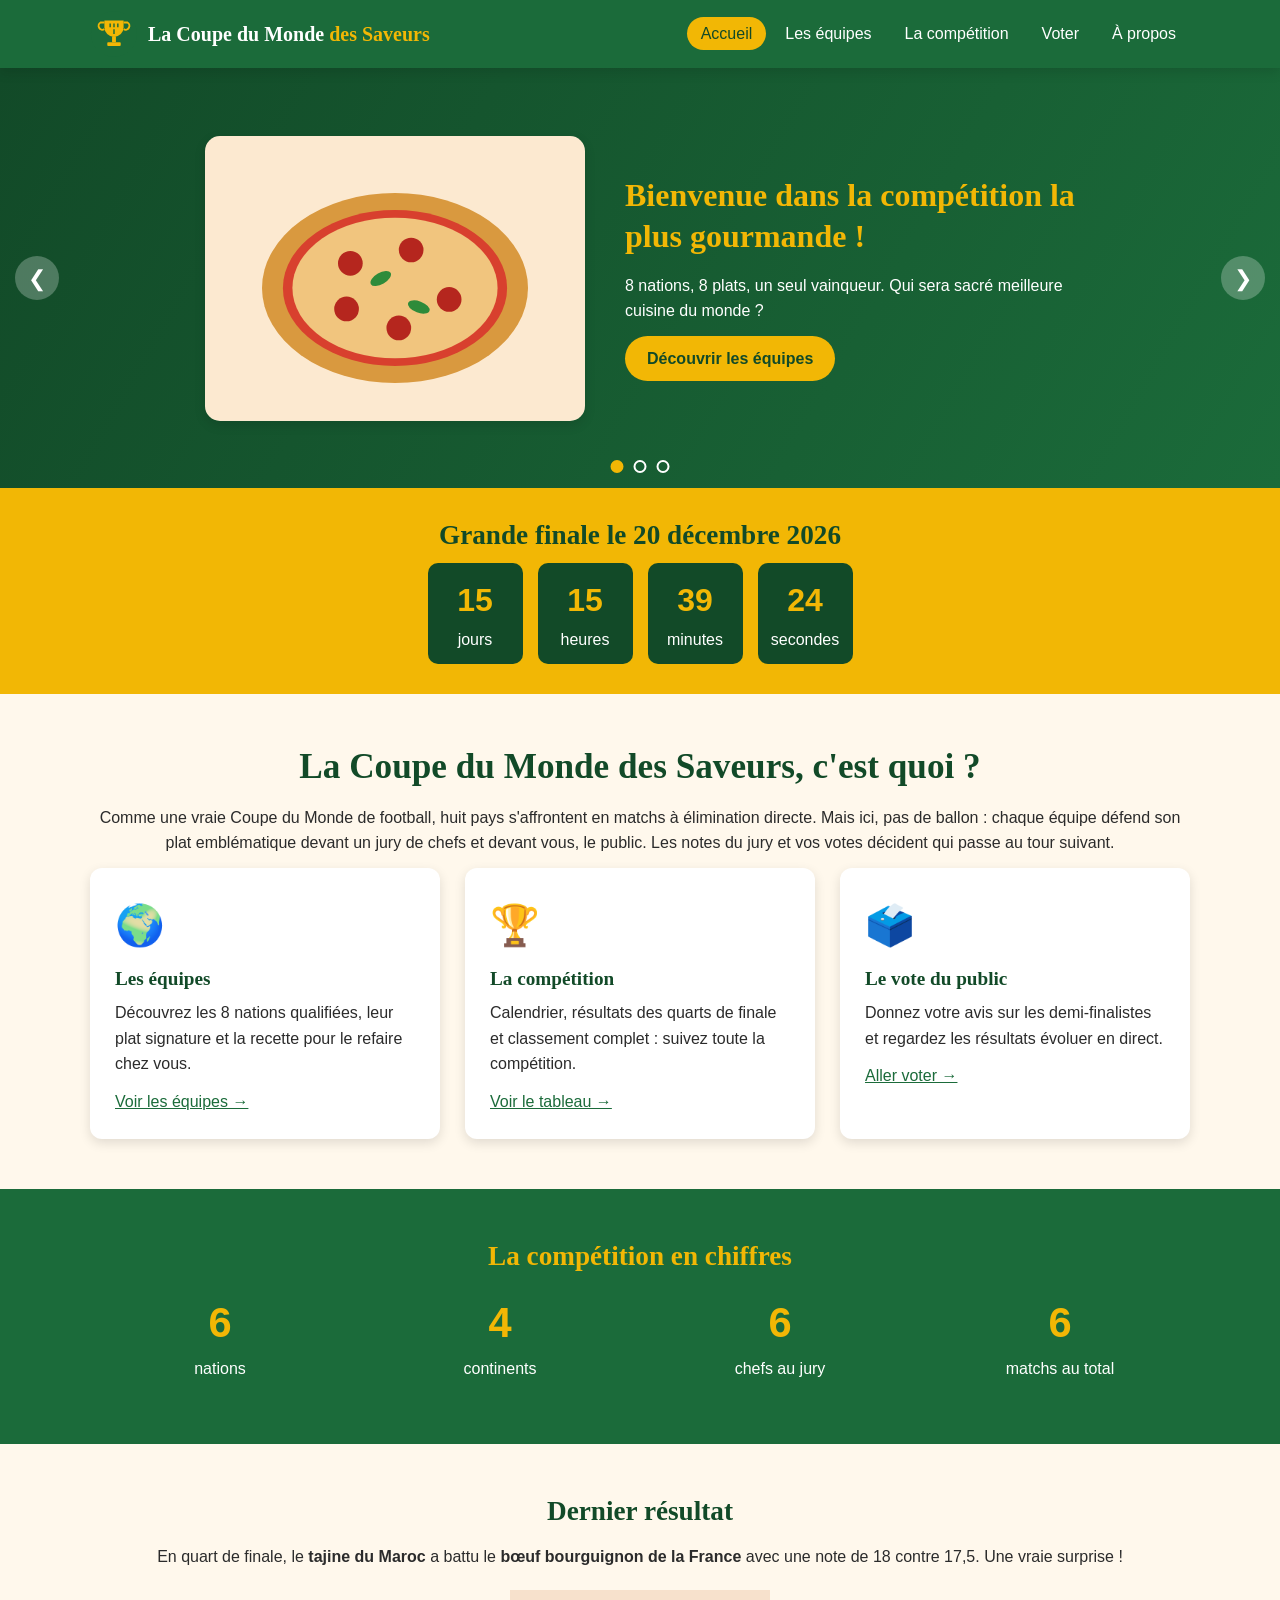
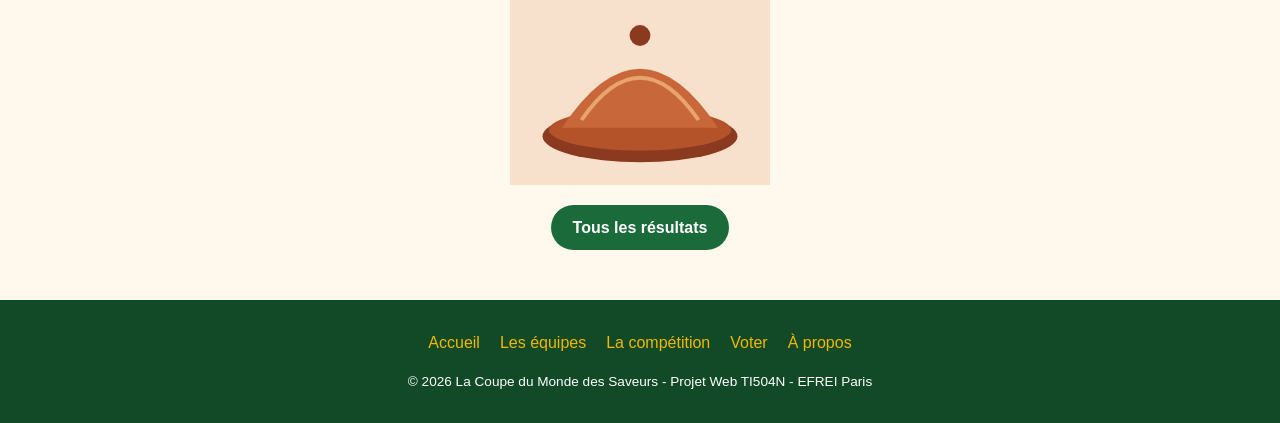
<file: index.html>
<!DOCTYPE html>
<html lang="fr">
<head>
    <meta charset="UTF-8">
    <meta name="viewport" content="width=device-width, initial-scale=1.0">
    <meta name="description" content="La Coupe du Monde des Saveurs : 8 gastronomies s'affrontent pour le titre de meilleure cuisine du monde.">
    <title>Accueil - La Coupe du Monde des Saveurs</title>
    <link rel="icon" href="img/logo.svg" type="image/svg+xml">
    <link rel="stylesheet" href="css/style.css">
    <script src="js/main.js" defer></script>
    <script src="js/accueil.js" defer></script>
</head>
<body>

    <header class="entete">
        <div class="conteneur entete-contenu">
            <a href="index.html" class="logo">
                <img src="img/logo.svg" alt="Logo de la Coupe du Monde des Saveurs" width="48" height="48">
                <p class="titre-site">La Coupe du Monde <span>des Saveurs</span></p>
            </a>
            <button class="burger" id="burger" aria-label="Ouvrir le menu" aria-expanded="false">
                <span></span><span></span><span></span>
            </button>
            <nav class="nav-principale" id="nav-principale">
                <ul>
                    <li><a href="index.html" class="actif">Accueil</a></li>
                    <li><a href="pages/equipes.html">Les équipes</a></li>
                    <li><a href="pages/competition.html">La compétition</a></li>
                    <li><a href="pages/vote.html">Voter</a></li>
                    <li><a href="pages/a-propos.html">À propos</a></li>
                </ul>
            </nav>
        </div>
    </header>

    <main>
        <!-- Carrousel -->
        <div class="carrousel" id="carrousel">
            <div class="slide slide-1 active">
                <img src="img/plats/pizza.svg" alt="Illustration d'une pizza napolitaine" width="400" height="300">
                <div class="slide-texte">
                    <h2>Bienvenue dans la compétition la plus gourmande !</h2>
                    <p>8 nations, 8 plats, un seul vainqueur. Qui sera sacré meilleure cuisine du monde ?</p>
                    <a href="pages/equipes.html" class="bouton">Découvrir les équipes</a>
                </div>
            </div>
            <div class="slide slide-2">
                <img src="img/plats/tajine.svg" alt="Illustration d'un tajine marocain" width="400" height="300">
                <div class="slide-texte">
                    <h2>Les demi-finales approchent</h2>
                    <p>Italie contre Maroc, Japon contre Thaïlande : les chocs sont lancés.</p>
                    <a href="pages/competition.html" class="bouton">Voir le tableau</a>
                </div>
            </div>
            <div class="slide slide-3">
                <img src="img/plats/sushi.svg" alt="Illustration de sushis japonais" width="400" height="300">
                <div class="slide-texte">
                    <h2>C'est vous le jury !</h2>
                    <p>Votez pour votre plat préféré, votre voix compte pour la note finale.</p>
                    <a href="pages/vote.html" class="bouton">Je vote</a>
                </div>
            </div>

            <button class="carrousel-fleche precedent" id="precedent" aria-label="Image précédente">&#10094;</button>
            <button class="carrousel-fleche suivant" id="suivant" aria-label="Image suivante">&#10095;</button>
            <div class="points" id="points">
                <button class="point actif" aria-label="Aller à l'image 1"></button>
                <button class="point" aria-label="Aller à l'image 2"></button>
                <button class="point" aria-label="Aller à l'image 3"></button>
            </div>
        </div>

        <!-- Compte à rebours -->
        <section class="rebours">
            <div class="conteneur">
                <h2>Grande finale le 20 décembre 2026</h2>
                <div class="rebours-cases" id="rebours">
                    <div class="case"><span id="jours">00</span>jours</div>
                    <div class="case"><span id="heures">00</span>heures</div>
                    <div class="case"><span id="minutes">00</span>minutes</div>
                    <div class="case"><span id="secondes">00</span>secondes</div>
                </div>
            </div>
        </section>

        <!-- Présentation -->
        <section>
            <div class="conteneur">
                <h1 class="centre">La Coupe du Monde des Saveurs, c'est quoi ?</h1>
                <p class="centre">
                    Comme une vraie Coupe du Monde de football, huit pays s'affrontent en matchs à élimination directe.
                    Mais ici, pas de ballon : chaque équipe défend son plat emblématique devant un jury de chefs
                    et devant vous, le public. Les notes du jury et vos votes décident qui passe au tour suivant.
                </p>

                <div class="grille">
                    <article class="carte apparition">
                        <p class="icone">🌍</p>
                        <h3>Les équipes</h3>
                        <p>Découvrez les 8 nations qualifiées, leur plat signature et la recette pour le refaire chez vous.</p>
                        <a href="pages/equipes.html">Voir les équipes &rarr;</a>
                    </article>
                    <article class="carte apparition">
                        <p class="icone">🏆</p>
                        <h3>La compétition</h3>
                        <p>Calendrier, résultats des quarts de finale et classement complet : suivez toute la compétition.</p>
                        <a href="pages/competition.html">Voir le tableau &rarr;</a>
                    </article>
                    <article class="carte apparition">
                        <p class="icone">🗳️</p>
                        <h3>Le vote du public</h3>
                        <p>Donnez votre avis sur les demi-finalistes et regardez les résultats évoluer en direct.</p>
                        <a href="pages/vote.html">Aller voter &rarr;</a>
                    </article>
                </div>
            </div>
        </section>

        <!-- Chiffres clés -->
        <section class="chiffres">
            <div class="conteneur">
                <h2 class="centre">La compétition en chiffres</h2>
                <div class="chiffres-liste">
                    <p><span class="chiffre" data-cible="8">0</span>nations</p>
                    <p><span class="chiffre" data-cible="4">0</span>continents</p>
                    <p><span class="chiffre" data-cible="12">0</span>chefs au jury</p>
                    <p><span class="chiffre" data-cible="7">0</span>matchs au total</p>
                </div>
            </div>
        </section>

        <!-- Dernier résultat -->
        <section>
            <div class="conteneur centre">
                <h2>Dernier résultat</h2>
                <p>
                    En quart de finale, le <strong>tajine du Maroc</strong> a battu le <strong>bœuf bourguignon de la France</strong>
                    avec une note de 18 contre 17,5. Une vraie surprise !
                </p>
                <img src="img/plats/tajine.svg" alt="Le tajine marocain, vainqueur surprise" width="400" height="300" class="image-resultat rebond">
                <a href="pages/competition.html" class="bouton bouton-vert">Tous les résultats</a>
            </div>
        </section>
    </main>

    <footer class="pied">
        <div class="conteneur">
            <nav aria-label="Navigation du bas de page">
                <ul>
                    <li><a href="index.html">Accueil</a></li>
                    <li><a href="pages/equipes.html">Les équipes</a></li>
                    <li><a href="pages/competition.html">La compétition</a></li>
                    <li><a href="pages/vote.html">Voter</a></li>
                    <li><a href="pages/a-propos.html">À propos</a></li>
                </ul>
            </nav>
            <p>&copy; 2026 La Coupe du Monde des Saveurs - Projet Web TI504N - EFREI Paris</p>
        </div>
    </footer>

    <button class="haut" id="haut" aria-label="Revenir en haut de la page">&uarr;</button>

</body>
</html>
</file>
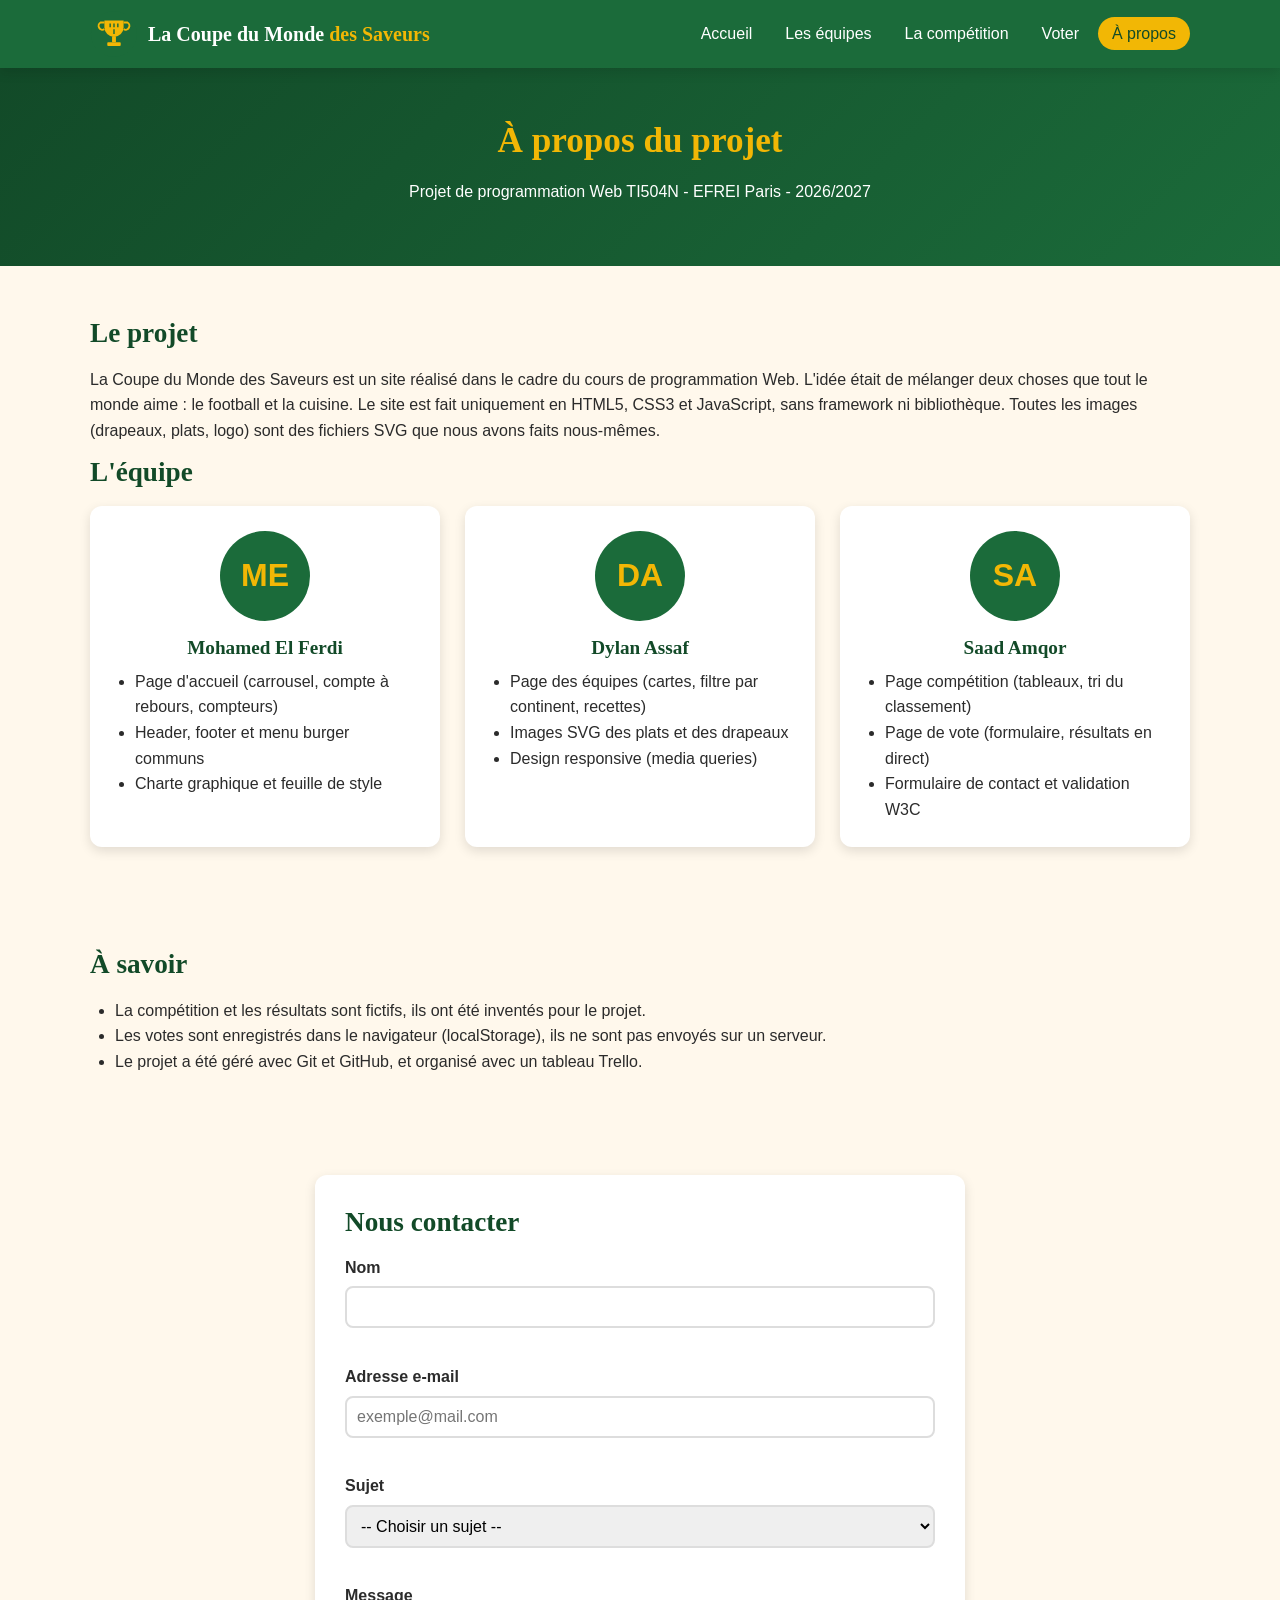
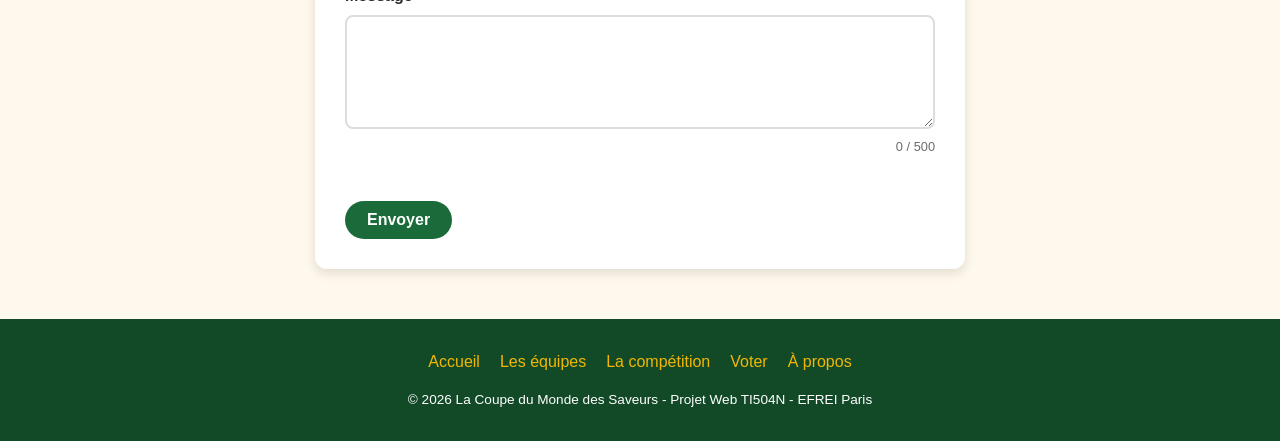
<file: pages/a-propos.html>
<!DOCTYPE html>
<html lang="fr">
<head>
    <meta charset="UTF-8">
    <meta name="viewport" content="width=device-width, initial-scale=1.0">
    <meta name="description" content="L'équipe du projet La Coupe du Monde des Saveurs et formulaire de contact.">
    <title>À propos - La Coupe du Monde des Saveurs</title>
    <link rel="icon" href="../img/logo.svg" type="image/svg+xml">
    <link rel="stylesheet" href="../css/style.css">
    <script src="../js/main.js" defer></script>
    <script src="../js/contact.js" defer></script>
</head>
<body>

    <header class="entete">
        <div class="conteneur entete-contenu">
            <a href="../index.html" class="logo">
                <img src="../img/logo.svg" alt="Logo de la Coupe du Monde des Saveurs" width="48" height="48">
                <p class="titre-site">La Coupe du Monde <span>des Saveurs</span></p>
            </a>
            <button class="burger" id="burger" aria-label="Ouvrir le menu" aria-expanded="false">
                <span></span><span></span><span></span>
            </button>
            <nav class="nav-principale" id="nav-principale">
                <ul>
                    <li><a href="../index.html">Accueil</a></li>
                    <li><a href="equipes.html">Les équipes</a></li>
                    <li><a href="competition.html">La compétition</a></li>
                    <li><a href="vote.html">Voter</a></li>
                    <li><a href="a-propos.html" class="actif">À propos</a></li>
                </ul>
            </nav>
        </div>
    </header>

    <main>

        <section class="banniere">
            <div class="conteneur">
                <h1>À propos du projet</h1>
                <p>Projet de programmation Web TI504N - EFREI Paris - 2026/2027</p>
            </div>
        </section>

        <section>
            <div class="conteneur">
                <h2>Le projet</h2>
                <p>
                    La Coupe du Monde des Saveurs est un site réalisé dans le cadre du cours de programmation Web.
                    L'idée était de mélanger deux choses que tout le monde aime : le football et la cuisine.
                    Le site est fait uniquement en HTML5, CSS3 et JavaScript, sans framework ni bibliothèque.
                    Toutes les images (drapeaux, plats, logo) sont des fichiers SVG que nous avons faits nous-mêmes.
                </p>

                <h2>L'équipe</h2>
                <div class="grille">
                    <article class="carte membre apparition">
                        <p class="avatar">ME</p>
                        <h3>Mohamed El Ferdi</h3>
                        <ul>
                            <li>Page d'accueil (carrousel, compte à rebours, compteurs)</li>
                            <li>Header, footer et menu burger communs</li>
                            <li>Charte graphique et feuille de style</li>
                        </ul>
                    </article>
                    <article class="carte membre apparition">
                        <p class="avatar">DA</p>
                        <h3>Dylan Assaf</h3>
                        <ul>
                            <li>Page des équipes (cartes, filtre par continent, recettes)</li>
                            <li>Images SVG des plats et des drapeaux</li>
                            <li>Design responsive (media queries)</li>
                        </ul>
                    </article>
                    <article class="carte membre apparition">
                        <p class="avatar">SA</p>
                        <h3>Saad Amqor</h3>
                        <ul>
                            <li>Page compétition (tableaux, tri du classement)</li>
                            <li>Page de vote (formulaire, résultats en direct)</li>
                            <li>Formulaire de contact et validation W3C</li>
                        </ul>
                    </article>
                </div>
            </div>
        </section>

        <section>
            <div class="conteneur">
                <h2>À savoir</h2>
                <ul class="liste-infos">
                    <li>La compétition et les résultats sont fictifs, ils ont été inventés pour le projet.</li>
                    <li>Les votes sont enregistrés dans le navigateur (localStorage), ils ne sont pas envoyés sur un serveur.</li>
                    <li>Le projet a été géré avec Git et GitHub, et organisé avec un tableau Trello.</li>
                </ul>
            </div>
        </section>

        <section>
            <div class="conteneur">
                <form class="formulaire" id="form-contact" novalidate>
                    <h2>Nous contacter</h2>

                    <div class="champ">
                        <label for="nom">Nom</label>
                        <input type="text" id="nom" name="nom">
                        <p class="message-erreur" id="erreur-nom"></p>
                    </div>

                    <div class="champ">
                        <label for="email">Adresse e-mail</label>
                        <input type="email" id="email" name="email" placeholder="exemple@mail.com">
                        <p class="message-erreur" id="erreur-email"></p>
                    </div>

                    <div class="champ">
                        <label for="sujet">Sujet</label>
                        <select id="sujet" name="sujet">
                            <option value="">-- Choisir un sujet --</option>
                            <option value="question">Une question</option>
                            <option value="pays">Proposer un pays</option>
                            <option value="bug">Signaler un problème</option>
                        </select>
                        <p class="message-erreur" id="erreur-sujet"></p>
                    </div>

                    <div class="champ">
                        <label for="message">Message</label>
                        <textarea id="message" name="message" rows="5" maxlength="500"></textarea>
                        <p class="compteur" id="compteur">0 / 500</p>
                        <p class="message-erreur" id="erreur-message"></p>
                    </div>

                    <button type="submit" class="bouton bouton-vert">Envoyer</button>
                    <div class="message-succes" id="succes-contact"></div>
                </form>
            </div>
        </section>
    </main>

    <footer class="pied">
        <div class="conteneur">
            <nav aria-label="Navigation du bas de page">
                <ul>
                    <li><a href="../index.html">Accueil</a></li>
                    <li><a href="equipes.html">Les équipes</a></li>
                    <li><a href="competition.html">La compétition</a></li>
                    <li><a href="vote.html">Voter</a></li>
                    <li><a href="a-propos.html">À propos</a></li>
                </ul>
            </nav>
            <p>&copy; 2026 La Coupe du Monde des Saveurs - Projet Web TI504N - EFREI Paris</p>
        </div>
    </footer>

    <button class="haut" id="haut" aria-label="Revenir en haut de la page">&uarr;</button>

</body>
</html>
</file>
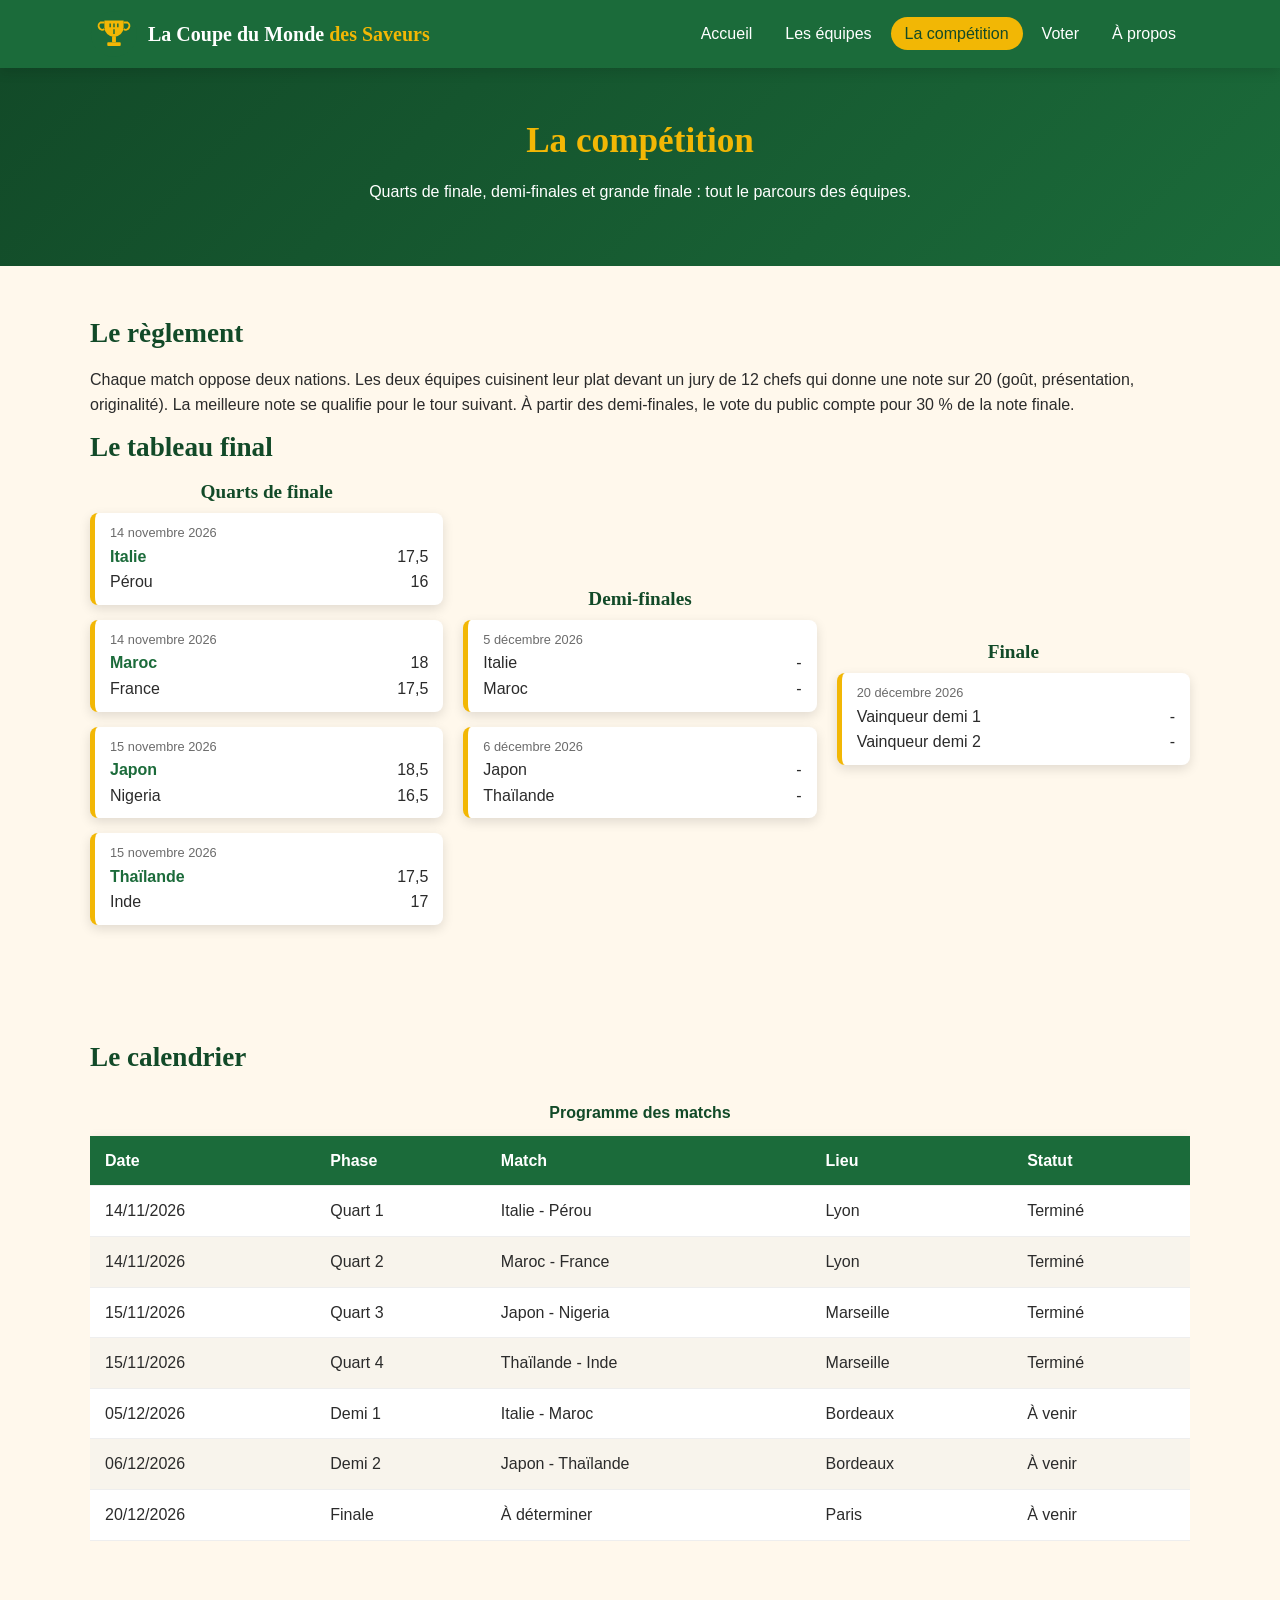
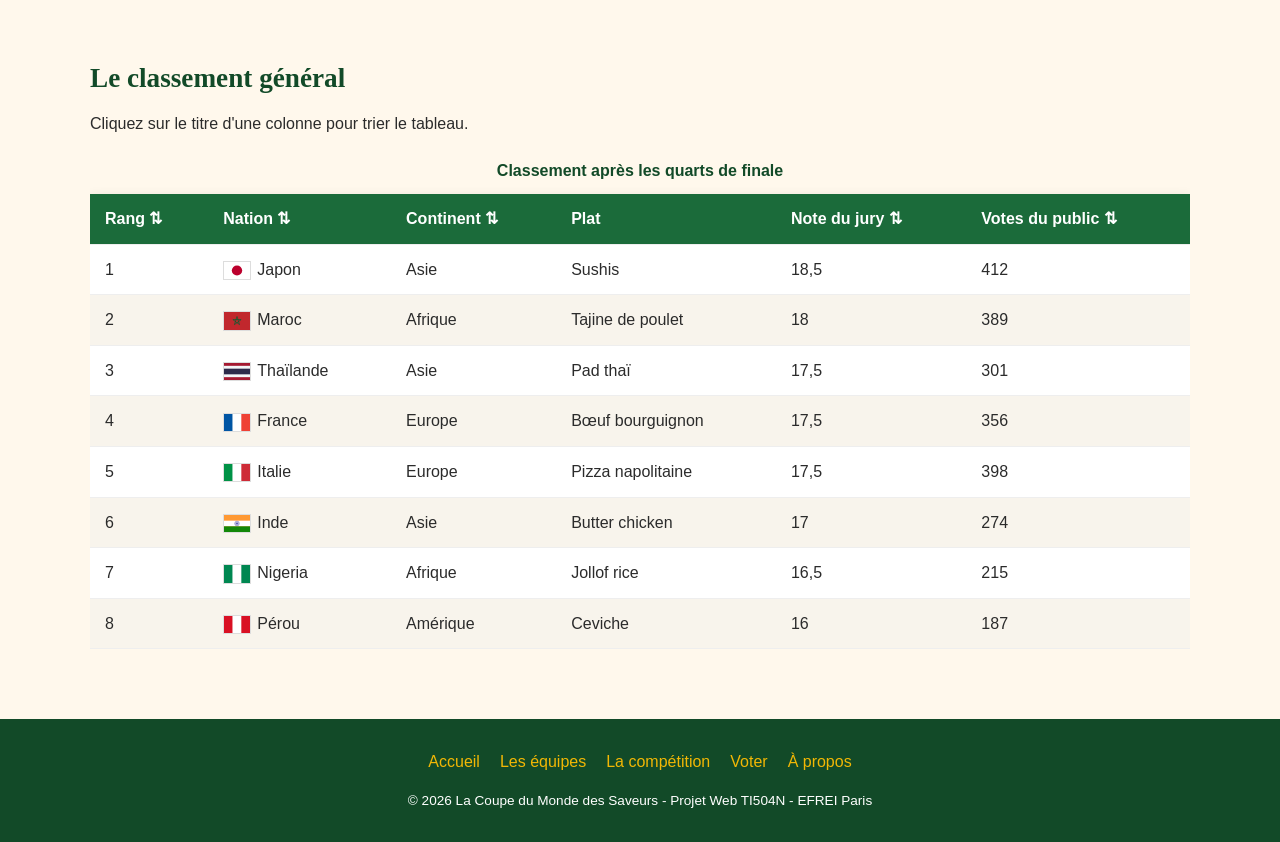
<file: pages/competition.html>
<!DOCTYPE html>
<html lang="fr">
<head>
    <meta charset="UTF-8">
    <meta name="viewport" content="width=device-width, initial-scale=1.0">
    <meta name="description" content="Calendrier, résultats et classement de la Coupe du Monde des Saveurs.">
    <title>La compétition - La Coupe du Monde des Saveurs</title>
    <link rel="icon" href="../img/logo.svg" type="image/svg+xml">
    <link rel="stylesheet" href="../css/style.css">
    <script src="../js/main.js" defer></script>
    <script src="../js/competition.js" defer></script>
</head>
<body>

    <header class="entete">
        <div class="conteneur entete-contenu">
            <a href="../index.html" class="logo">
                <img src="../img/logo.svg" alt="Logo de la Coupe du Monde des Saveurs" width="48" height="48">
                <p class="titre-site">La Coupe du Monde <span>des Saveurs</span></p>
            </a>
            <button class="burger" id="burger" aria-label="Ouvrir le menu" aria-expanded="false">
                <span></span><span></span><span></span>
            </button>
            <nav class="nav-principale" id="nav-principale">
                <ul>
                    <li><a href="../index.html">Accueil</a></li>
                    <li><a href="equipes.html">Les équipes</a></li>
                    <li><a href="competition.html" class="actif">La compétition</a></li>
                    <li><a href="vote.html">Voter</a></li>
                    <li><a href="a-propos.html">À propos</a></li>
                </ul>
            </nav>
        </div>
    </header>

    <main>

        <section class="banniere">
            <div class="conteneur">
                <h1>La compétition</h1>
                <p>Quarts de finale, demi-finales et grande finale : tout le parcours des équipes.</p>
            </div>
        </section>

        <section>
            <div class="conteneur">
                <h2>Le règlement</h2>
                <p>
                    Chaque match oppose deux nations. Les deux équipes cuisinent leur plat devant un jury de 12 chefs
                    qui donne une note sur 20 (goût, présentation, originalité). La meilleure note se qualifie pour le tour suivant.
                    À partir des demi-finales, le vote du public compte pour 30 % de la note finale.
                </p>

                <h2>Le tableau final</h2>
                <div class="tableau-final">
                    <div class="tour">
                        <h3>Quarts de finale</h3>
                        <div class="match">
                            <p class="date">14 novembre 2026</p>
                            <p><span class="gagnant">Italie</span><span>17,5</span></p>
                            <p><span>Pérou</span><span>16</span></p>
                        </div>
                        <div class="match">
                            <p class="date">14 novembre 2026</p>
                            <p><span class="gagnant">Maroc</span><span>18</span></p>
                            <p><span>France</span><span>17,5</span></p>
                        </div>
                        <div class="match">
                            <p class="date">15 novembre 2026</p>
                            <p><span class="gagnant">Japon</span><span>18,5</span></p>
                            <p><span>Nigeria</span><span>16,5</span></p>
                        </div>
                        <div class="match">
                            <p class="date">15 novembre 2026</p>
                            <p><span class="gagnant">Thaïlande</span><span>17,5</span></p>
                            <p><span>Inde</span><span>17</span></p>
                        </div>
                    </div>
                    <div class="tour">
                        <h3>Demi-finales</h3>
                        <div class="match">
                            <p class="date">5 décembre 2026</p>
                            <p><span>Italie</span><span>-</span></p>
                            <p><span>Maroc</span><span>-</span></p>
                        </div>
                        <div class="match">
                            <p class="date">6 décembre 2026</p>
                            <p><span>Japon</span><span>-</span></p>
                            <p><span>Thaïlande</span><span>-</span></p>
                        </div>
                    </div>
                    <div class="tour">
                        <h3>Finale</h3>
                        <div class="match">
                            <p class="date">20 décembre 2026</p>
                            <p><span>Vainqueur demi 1</span><span>-</span></p>
                            <p><span>Vainqueur demi 2</span><span>-</span></p>
                        </div>
                    </div>
                </div>
            </div>
        </section>

        <section>
            <div class="conteneur">
                <h2>Le calendrier</h2>
                <div class="tableau-conteneur">
                    <table>
                        <caption>Programme des matchs</caption>
                        <thead>
                            <tr>
                                <th scope="col">Date</th>
                                <th scope="col">Phase</th>
                                <th scope="col">Match</th>
                                <th scope="col">Lieu</th>
                                <th scope="col">Statut</th>
                            </tr>
                        </thead>
                        <tbody>
                            <tr><td>14/11/2026</td><td>Quart 1</td><td>Italie - Pérou</td><td>Lyon</td><td>Terminé</td></tr>
                            <tr><td>14/11/2026</td><td>Quart 2</td><td>Maroc - France</td><td>Lyon</td><td>Terminé</td></tr>
                            <tr><td>15/11/2026</td><td>Quart 3</td><td>Japon - Nigeria</td><td>Marseille</td><td>Terminé</td></tr>
                            <tr><td>15/11/2026</td><td>Quart 4</td><td>Thaïlande - Inde</td><td>Marseille</td><td>Terminé</td></tr>
                            <tr><td>05/12/2026</td><td>Demi 1</td><td>Italie - Maroc</td><td>Bordeaux</td><td>À venir</td></tr>
                            <tr><td>06/12/2026</td><td>Demi 2</td><td>Japon - Thaïlande</td><td>Bordeaux</td><td>À venir</td></tr>
                            <tr><td>20/12/2026</td><td>Finale</td><td>À déterminer</td><td>Paris</td><td>À venir</td></tr>
                        </tbody>
                    </table>
                </div>
            </div>
        </section>

        <section>
            <div class="conteneur">
                <h2>Le classement général</h2>
                <p>Cliquez sur le titre d'une colonne pour trier le tableau.</p>
                <div class="tableau-conteneur">
                    <table id="classement">
                        <caption>Classement après les quarts de finale</caption>
                        <thead>
                            <tr>
                                <th scope="col" class="triable" data-colonne="0" data-type="nombre">Rang &#8645;</th>
                                <th scope="col" class="triable" data-colonne="1" data-type="texte">Nation &#8645;</th>
                                <th scope="col" class="triable" data-colonne="2" data-type="texte">Continent &#8645;</th>
                                <th scope="col">Plat</th>
                                <th scope="col" class="triable" data-colonne="4" data-type="nombre">Note du jury &#8645;</th>
                                <th scope="col" class="triable" data-colonne="5" data-type="nombre">Votes du public &#8645;</th>
                            </tr>
                        </thead>
                        <tbody>
                            <tr>
                                <td>1</td>
                                <td><img src="../img/drapeaux/japon.svg" alt="" class="drapeau-mini" width="300" height="200">Japon</td>
                                <td>Asie</td>
                                <td>Sushis</td>
                                <td>18,5</td>
                                <td>412</td>
                            </tr>
                            <tr>
                                <td>2</td>
                                <td><img src="../img/drapeaux/maroc.svg" alt="" class="drapeau-mini" width="300" height="200">Maroc</td>
                                <td>Afrique</td>
                                <td>Tajine de poulet</td>
                                <td>18</td>
                                <td>389</td>
                            </tr>
                            <tr>
                                <td>3</td>
                                <td><img src="../img/drapeaux/thailande.svg" alt="" class="drapeau-mini" width="300" height="200">Thaïlande</td>
                                <td>Asie</td>
                                <td>Pad thaï</td>
                                <td>17,5</td>
                                <td>301</td>
                            </tr>
                            <tr>
                                <td>4</td>
                                <td><img src="../img/drapeaux/france.svg" alt="" class="drapeau-mini" width="300" height="200">France</td>
                                <td>Europe</td>
                                <td>Bœuf bourguignon</td>
                                <td>17,5</td>
                                <td>356</td>
                            </tr>
                            <tr>
                                <td>5</td>
                                <td><img src="../img/drapeaux/italie.svg" alt="" class="drapeau-mini" width="300" height="200">Italie</td>
                                <td>Europe</td>
                                <td>Pizza napolitaine</td>
                                <td>17,5</td>
                                <td>398</td>
                            </tr>
                            <tr>
                                <td>6</td>
                                <td><img src="../img/drapeaux/inde.svg" alt="" class="drapeau-mini" width="300" height="200">Inde</td>
                                <td>Asie</td>
                                <td>Butter chicken</td>
                                <td>17</td>
                                <td>274</td>
                            </tr>
                            <tr>
                                <td>7</td>
                                <td><img src="../img/drapeaux/nigeria.svg" alt="" class="drapeau-mini" width="300" height="200">Nigeria</td>
                                <td>Afrique</td>
                                <td>Jollof rice</td>
                                <td>16,5</td>
                                <td>215</td>
                            </tr>
                            <tr>
                                <td>8</td>
                                <td><img src="../img/drapeaux/perou.svg" alt="" class="drapeau-mini" width="300" height="200">Pérou</td>
                                <td>Amérique</td>
                                <td>Ceviche</td>
                                <td>16</td>
                                <td>187</td>
                            </tr>
                        </tbody>
                    </table>
                </div>
            </div>
        </section>
    </main>

    <footer class="pied">
        <div class="conteneur">
            <nav aria-label="Navigation du bas de page">
                <ul>
                    <li><a href="../index.html">Accueil</a></li>
                    <li><a href="equipes.html">Les équipes</a></li>
                    <li><a href="competition.html">La compétition</a></li>
                    <li><a href="vote.html">Voter</a></li>
                    <li><a href="a-propos.html">À propos</a></li>
                </ul>
            </nav>
            <p>&copy; 2026 La Coupe du Monde des Saveurs - Projet Web TI504N - EFREI Paris</p>
        </div>
    </footer>

    <button class="haut" id="haut" aria-label="Revenir en haut de la page">&uarr;</button>

</body>
</html>
</file>
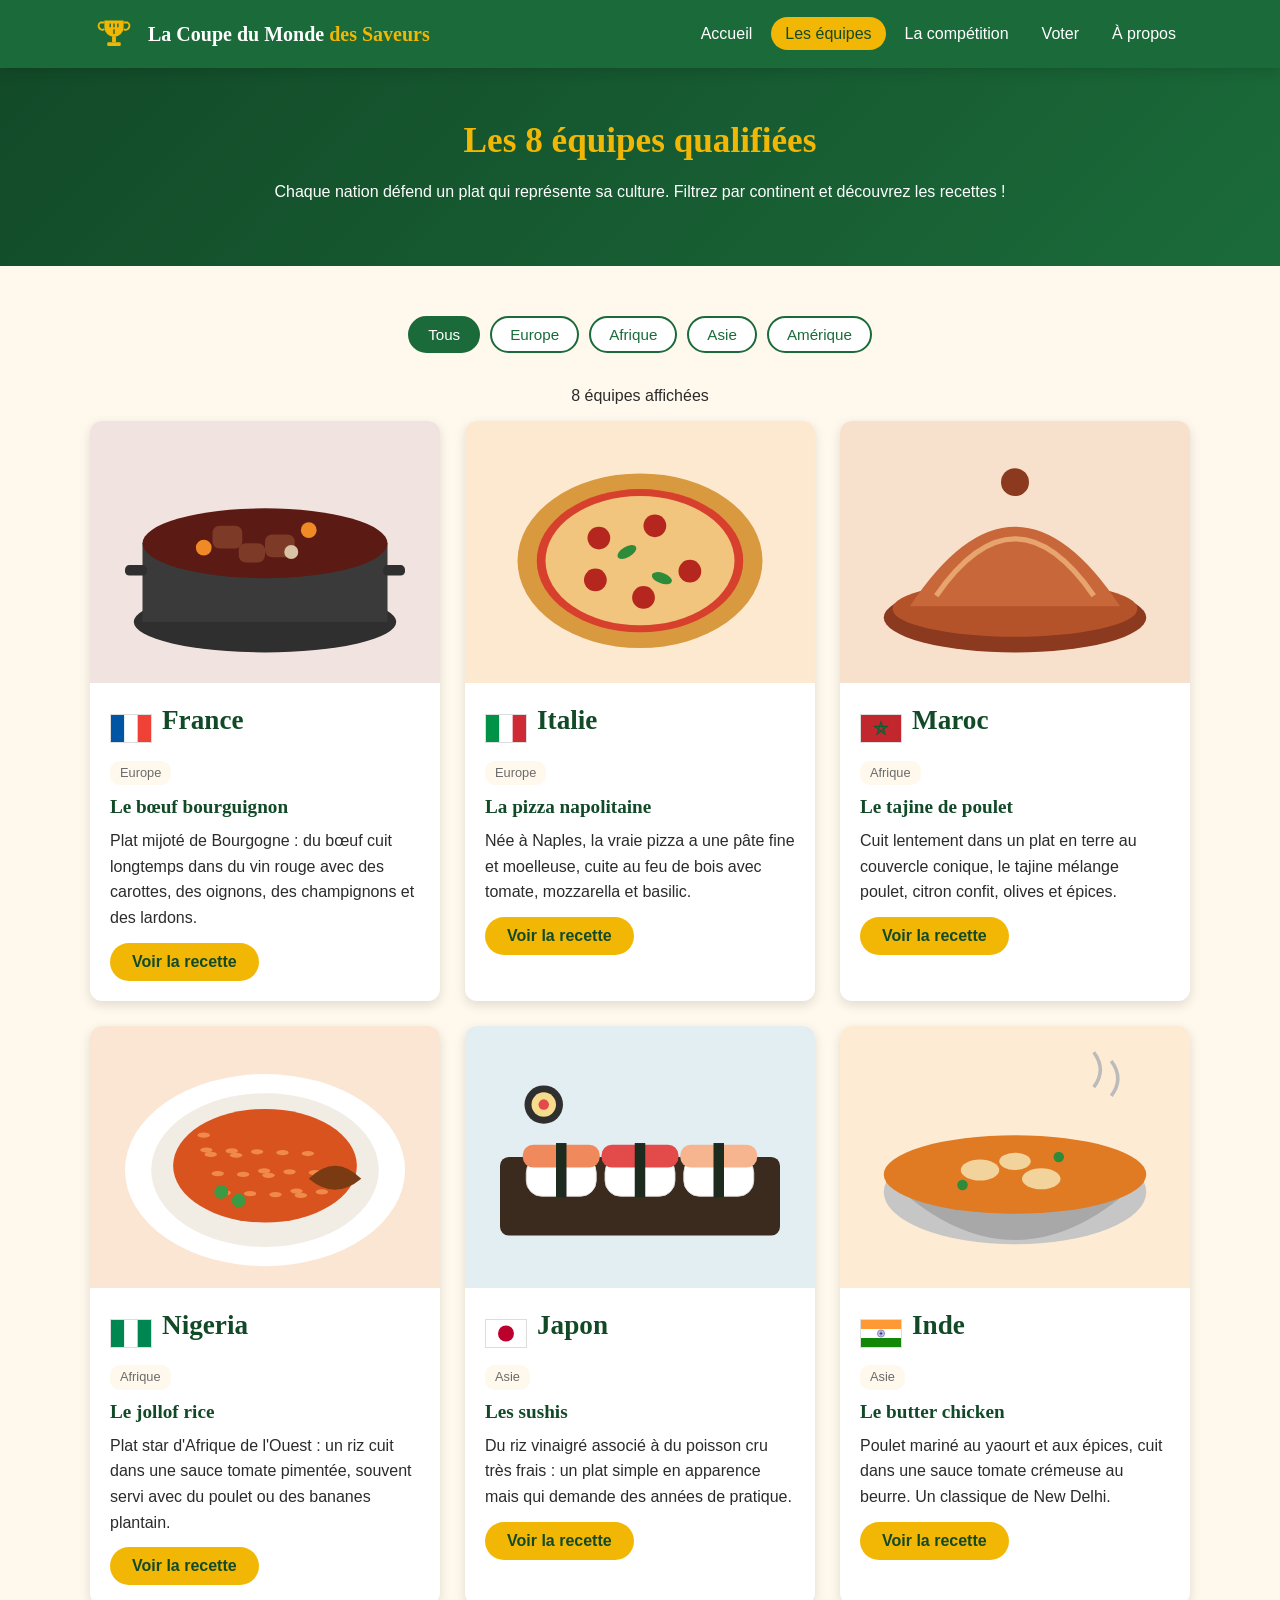
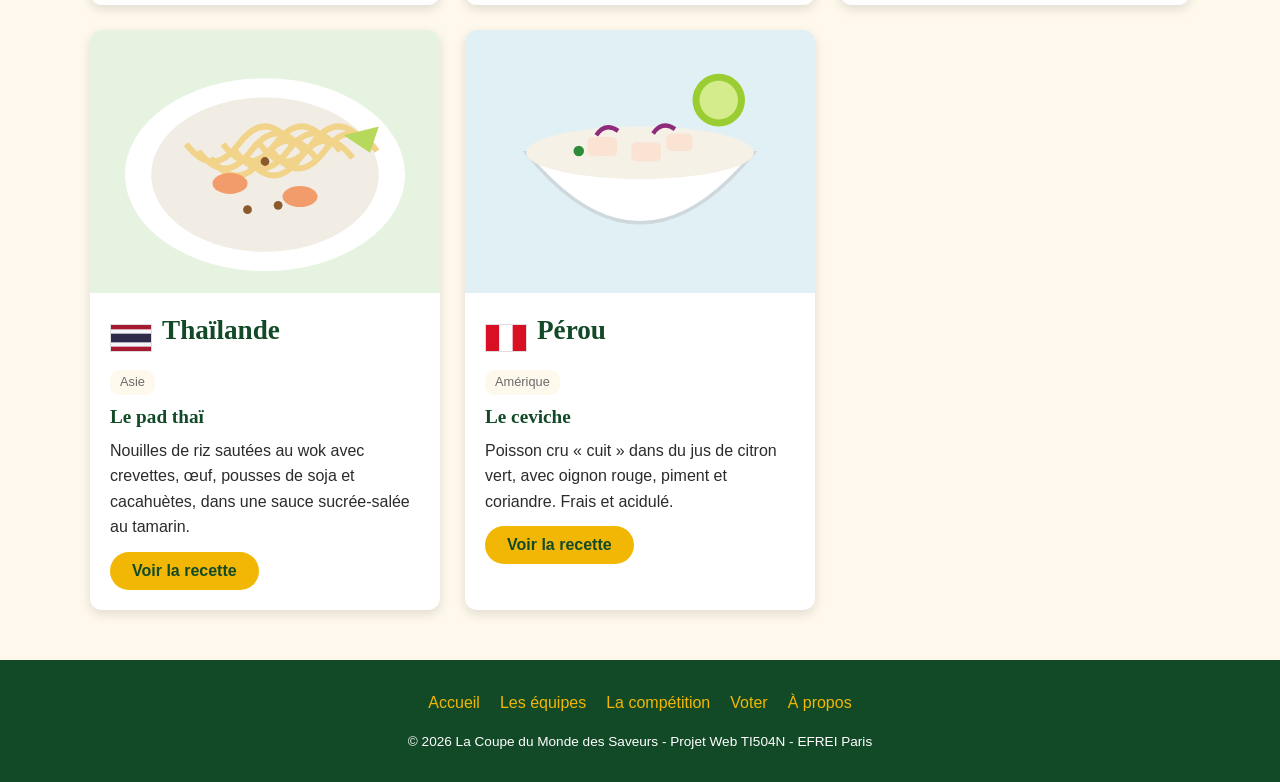
<file: pages/equipes.html>
<!DOCTYPE html>
<html lang="fr">
<head>
    <meta charset="UTF-8">
    <meta name="viewport" content="width=device-width, initial-scale=1.0">
    <meta name="description" content="Les 8 nations qualifiées pour la Coupe du Monde des Saveurs et leurs plats.">
    <title>Les équipes - La Coupe du Monde des Saveurs</title>
    <link rel="icon" href="../img/logo.svg" type="image/svg+xml">
    <link rel="stylesheet" href="../css/style.css">
    <script src="../js/main.js" defer></script>
    <script src="../js/equipes.js" defer></script>
</head>
<body>

    <header class="entete">
        <div class="conteneur entete-contenu">
            <a href="../index.html" class="logo">
                <img src="../img/logo.svg" alt="Logo de la Coupe du Monde des Saveurs" width="48" height="48">
                <p class="titre-site">La Coupe du Monde <span>des Saveurs</span></p>
            </a>
            <button class="burger" id="burger" aria-label="Ouvrir le menu" aria-expanded="false">
                <span></span><span></span><span></span>
            </button>
            <nav class="nav-principale" id="nav-principale">
                <ul>
                    <li><a href="../index.html">Accueil</a></li>
                    <li><a href="equipes.html" class="actif">Les équipes</a></li>
                    <li><a href="competition.html">La compétition</a></li>
                    <li><a href="vote.html">Voter</a></li>
                    <li><a href="a-propos.html">À propos</a></li>
                </ul>
            </nav>
        </div>
    </header>

    <main>

        <section class="banniere">
            <div class="conteneur">
                <h1>Les 8 équipes qualifiées</h1>
                <p>Chaque nation défend un plat qui représente sa culture. Filtrez par continent et découvrez les recettes !</p>
            </div>
        </section>

        <section>
            <div class="conteneur">
                <div class="filtres" id="filtres">
                    <button class="filtre actif" data-continent="tous">Tous</button>
                    <button class="filtre" data-continent="europe">Europe</button>
                    <button class="filtre" data-continent="afrique">Afrique</button>
                    <button class="filtre" data-continent="asie">Asie</button>
                    <button class="filtre" data-continent="amerique">Amérique</button>
                </div>
                <p class="centre" id="nombre-equipes">8 équipes affichées</p>

                <div class="grille">
                    <article class="equipe apparition" data-continent="europe">
                        <img src="../img/plats/bourguignon.svg" alt="Illustration : le bœuf bourguignon" width="400" height="300">
                        <div class="equipe-contenu">
                            <div class="equipe-titre">
                                <img src="../img/drapeaux/france.svg" alt="Drapeau : France" width="300" height="200">
                                <h2>France</h2>
                            </div>
                            <p class="continent">Europe</p>
                            <h3>Le bœuf bourguignon</h3>
                            <p>Plat mijoté de Bourgogne : du bœuf cuit longtemps dans du vin rouge avec des carottes, des oignons, des champignons et des lardons.</p>
                            <button class="bouton bouton-recette" aria-expanded="false">Voir la recette</button>
                            <div class="recette">
                                <h4>Ingrédients</h4>
                                <ul>
                                <li>1 kg de bœuf (paleron)</li>
                                <li>75 cl de vin rouge de Bourgogne</li>
                                <li>200 g de lardons</li>
                                <li>250 g de champignons</li>
                                <li>2 carottes, 2 oignons, 1 bouquet garni</li>
                                </ul>
                                <h4>Préparation</h4>
                                <ol>
                                <li>Faire mariner la viande dans le vin une nuit.</li>
                                <li>Faire dorer la viande et les lardons dans une cocotte.</li>
                                <li>Ajouter les légumes, le vin et le bouquet garni.</li>
                                <li>Laisser mijoter 3 heures à feu doux, ajouter les champignons 30 minutes avant la fin.</li>
                                </ol>
                            </div>
                        </div>
                    </article>

                    <article class="equipe apparition" data-continent="europe">
                        <img src="../img/plats/pizza.svg" alt="Illustration : la pizza napolitaine" width="400" height="300">
                        <div class="equipe-contenu">
                            <div class="equipe-titre">
                                <img src="../img/drapeaux/italie.svg" alt="Drapeau : Italie" width="300" height="200">
                                <h2>Italie</h2>
                            </div>
                            <p class="continent">Europe</p>
                            <h3>La pizza napolitaine</h3>
                            <p>Née à Naples, la vraie pizza a une pâte fine et moelleuse, cuite au feu de bois avec tomate, mozzarella et basilic.</p>
                            <button class="bouton bouton-recette" aria-expanded="false">Voir la recette</button>
                            <div class="recette">
                                <h4>Ingrédients</h4>
                                <ul>
                                <li>500 g de farine</li>
                                <li>300 ml d'eau, 10 g de sel, 3 g de levure</li>
                                <li>400 g de tomates pelées</li>
                                <li>250 g de mozzarella</li>
                                <li>Basilic frais, huile d'olive</li>
                                </ul>
                                <h4>Préparation</h4>
                                <ol>
                                <li>Pétrir la pâte et la laisser lever au moins 8 heures.</li>
                                <li>Étaler des boules de pâte à la main.</li>
                                <li>Garnir de sauce tomate, mozzarella et basilic.</li>
                                <li>Cuire au four le plus chaud possible pendant 5 à 8 minutes.</li>
                                </ol>
                            </div>
                        </div>
                    </article>

                    <article class="equipe apparition" data-continent="afrique">
                        <img src="../img/plats/tajine.svg" alt="Illustration : le tajine de poulet" width="400" height="300">
                        <div class="equipe-contenu">
                            <div class="equipe-titre">
                                <img src="../img/drapeaux/maroc.svg" alt="Drapeau : Maroc" width="300" height="200">
                                <h2>Maroc</h2>
                            </div>
                            <p class="continent">Afrique</p>
                            <h3>Le tajine de poulet</h3>
                            <p>Cuit lentement dans un plat en terre au couvercle conique, le tajine mélange poulet, citron confit, olives et épices.</p>
                            <button class="bouton bouton-recette" aria-expanded="false">Voir la recette</button>
                            <div class="recette">
                                <h4>Ingrédients</h4>
                                <ul>
                                <li>1 poulet en morceaux</li>
                                <li>2 citrons confits</li>
                                <li>1 poignée d'olives vertes</li>
                                <li>2 oignons, ail, coriandre</li>
                                <li>Gingembre, curcuma, safran</li>
                                </ul>
                                <h4>Préparation</h4>
                                <ol>
                                <li>Faire mariner le poulet avec les épices, l'ail et l'huile.</li>
                                <li>Faire revenir les oignons dans le tajine.</li>
                                <li>Ajouter le poulet et un verre d'eau, couvrir.</li>
                                <li>Cuire 1 h 30 à feu doux puis ajouter citrons et olives.</li>
                                </ol>
                            </div>
                        </div>
                    </article>

                    <article class="equipe apparition" data-continent="afrique">
                        <img src="../img/plats/jollof.svg" alt="Illustration : le jollof rice" width="400" height="300">
                        <div class="equipe-contenu">
                            <div class="equipe-titre">
                                <img src="../img/drapeaux/nigeria.svg" alt="Drapeau : Nigeria" width="300" height="200">
                                <h2>Nigeria</h2>
                            </div>
                            <p class="continent">Afrique</p>
                            <h3>Le jollof rice</h3>
                            <p>Plat star d'Afrique de l'Ouest : un riz cuit dans une sauce tomate pimentée, souvent servi avec du poulet ou des bananes plantain.</p>
                            <button class="bouton bouton-recette" aria-expanded="false">Voir la recette</button>
                            <div class="recette">
                                <h4>Ingrédients</h4>
                                <ul>
                                <li>400 g de riz long</li>
                                <li>4 tomates, 2 poivrons rouges</li>
                                <li>1 piment, 2 oignons</li>
                                <li>Concentré de tomate, thym, curry</li>
                                <li>Bouillon de volaille</li>
                                </ul>
                                <h4>Préparation</h4>
                                <ol>
                                <li>Mixer tomates, poivrons, piment et un oignon.</li>
                                <li>Faire revenir l'autre oignon et le concentré de tomate.</li>
                                <li>Ajouter la sauce mixée et laisser réduire 20 minutes.</li>
                                <li>Ajouter le riz et le bouillon, cuire à couvert jusqu'à absorption.</li>
                                </ol>
                            </div>
                        </div>
                    </article>

                    <article class="equipe apparition" data-continent="asie">
                        <img src="../img/plats/sushi.svg" alt="Illustration : les sushis" width="400" height="300">
                        <div class="equipe-contenu">
                            <div class="equipe-titre">
                                <img src="../img/drapeaux/japon.svg" alt="Drapeau : Japon" width="300" height="200">
                                <h2>Japon</h2>
                            </div>
                            <p class="continent">Asie</p>
                            <h3>Les sushis</h3>
                            <p>Du riz vinaigré associé à du poisson cru très frais : un plat simple en apparence mais qui demande des années de pratique.</p>
                            <button class="bouton bouton-recette" aria-expanded="false">Voir la recette</button>
                            <div class="recette">
                                <h4>Ingrédients</h4>
                                <ul>
                                <li>300 g de riz rond japonais</li>
                                <li>Vinaigre de riz, sucre, sel</li>
                                <li>200 g de saumon ou thon très frais</li>
                                <li>Feuilles d'algue nori</li>
                                <li>Sauce soja, wasabi, gingembre</li>
                                </ul>
                                <h4>Préparation</h4>
                                <ol>
                                <li>Laver et cuire le riz puis l'assaisonner avec le vinaigre.</li>
                                <li>Laisser refroidir le riz à température ambiante.</li>
                                <li>Couper le poisson en tranches fines.</li>
                                <li>Former des petites boules de riz et poser le poisson dessus.</li>
                                </ol>
                            </div>
                        </div>
                    </article>

                    <article class="equipe apparition" data-continent="asie">
                        <img src="../img/plats/curry.svg" alt="Illustration : le butter chicken" width="400" height="300">
                        <div class="equipe-contenu">
                            <div class="equipe-titre">
                                <img src="../img/drapeaux/inde.svg" alt="Drapeau : Inde" width="300" height="200">
                                <h2>Inde</h2>
                            </div>
                            <p class="continent">Asie</p>
                            <h3>Le butter chicken</h3>
                            <p>Poulet mariné au yaourt et aux épices, cuit dans une sauce tomate crémeuse au beurre. Un classique de New Delhi.</p>
                            <button class="bouton bouton-recette" aria-expanded="false">Voir la recette</button>
                            <div class="recette">
                                <h4>Ingrédients</h4>
                                <ul>
                                <li>600 g de blanc de poulet</li>
                                <li>1 yaourt nature</li>
                                <li>400 g de coulis de tomate</li>
                                <li>50 g de beurre, 20 cl de crème</li>
                                <li>Garam masala, cumin, ail, gingembre</li>
                                </ul>
                                <h4>Préparation</h4>
                                <ol>
                                <li>Faire mariner le poulet dans le yaourt et les épices 2 heures.</li>
                                <li>Faire griller le poulet à la poêle.</li>
                                <li>Préparer la sauce avec le beurre, les tomates et les épices.</li>
                                <li>Ajouter la crème puis le poulet, laisser mijoter 15 minutes.</li>
                                </ol>
                            </div>
                        </div>
                    </article>

                    <article class="equipe apparition" data-continent="asie">
                        <img src="../img/plats/padthai.svg" alt="Illustration : le pad thaï" width="400" height="300">
                        <div class="equipe-contenu">
                            <div class="equipe-titre">
                                <img src="../img/drapeaux/thailande.svg" alt="Drapeau : Thaïlande" width="300" height="200">
                                <h2>Thaïlande</h2>
                            </div>
                            <p class="continent">Asie</p>
                            <h3>Le pad thaï</h3>
                            <p>Nouilles de riz sautées au wok avec crevettes, œuf, pousses de soja et cacahuètes, dans une sauce sucrée-salée au tamarin.</p>
                            <button class="bouton bouton-recette" aria-expanded="false">Voir la recette</button>
                            <div class="recette">
                                <h4>Ingrédients</h4>
                                <ul>
                                <li>200 g de nouilles de riz</li>
                                <li>200 g de crevettes</li>
                                <li>2 œufs, pousses de soja</li>
                                <li>Sauce tamarin, sauce poisson, sucre</li>
                                <li>Cacahuètes, citron vert</li>
                                </ul>
                                <h4>Préparation</h4>
                                <ol>
                                <li>Faire tremper les nouilles dans l'eau chaude.</li>
                                <li>Faire sauter les crevettes au wok puis les œufs.</li>
                                <li>Ajouter les nouilles et la sauce, bien mélanger.</li>
                                <li>Servir avec soja, cacahuètes et un quartier de citron vert.</li>
                                </ol>
                            </div>
                        </div>
                    </article>

                    <article class="equipe apparition" data-continent="amerique">
                        <img src="../img/plats/ceviche.svg" alt="Illustration : le ceviche" width="400" height="300">
                        <div class="equipe-contenu">
                            <div class="equipe-titre">
                                <img src="../img/drapeaux/perou.svg" alt="Drapeau : Pérou" width="300" height="200">
                                <h2>Pérou</h2>
                            </div>
                            <p class="continent">Amérique</p>
                            <h3>Le ceviche</h3>
                            <p>Poisson cru « cuit » dans du jus de citron vert, avec oignon rouge, piment et coriandre. Frais et acidulé.</p>
                            <button class="bouton bouton-recette" aria-expanded="false">Voir la recette</button>
                            <div class="recette">
                                <h4>Ingrédients</h4>
                                <ul>
                                <li>500 g de poisson blanc très frais</li>
                                <li>8 citrons verts</li>
                                <li>1 oignon rouge</li>
                                <li>1 piment, coriandre</li>
                                <li>Patate douce et maïs pour servir</li>
                                </ul>
                                <h4>Préparation</h4>
                                <ol>
                                <li>Couper le poisson en cubes.</li>
                                <li>Ajouter le jus des citrons verts et le sel.</li>
                                <li>Laisser reposer 10 minutes au frais.</li>
                                <li>Ajouter oignon, piment et coriandre puis servir tout de suite.</li>
                                </ol>
                            </div>
                        </div>
                    </article>

                </div>
            </div>
        </section>
    </main>

    <footer class="pied">
        <div class="conteneur">
            <nav aria-label="Navigation du bas de page">
                <ul>
                    <li><a href="../index.html">Accueil</a></li>
                    <li><a href="equipes.html">Les équipes</a></li>
                    <li><a href="competition.html">La compétition</a></li>
                    <li><a href="vote.html">Voter</a></li>
                    <li><a href="a-propos.html">À propos</a></li>
                </ul>
            </nav>
            <p>&copy; 2026 La Coupe du Monde des Saveurs - Projet Web TI504N - EFREI Paris</p>
        </div>
    </footer>

    <button class="haut" id="haut" aria-label="Revenir en haut de la page">&uarr;</button>

</body>
</html>
</file>
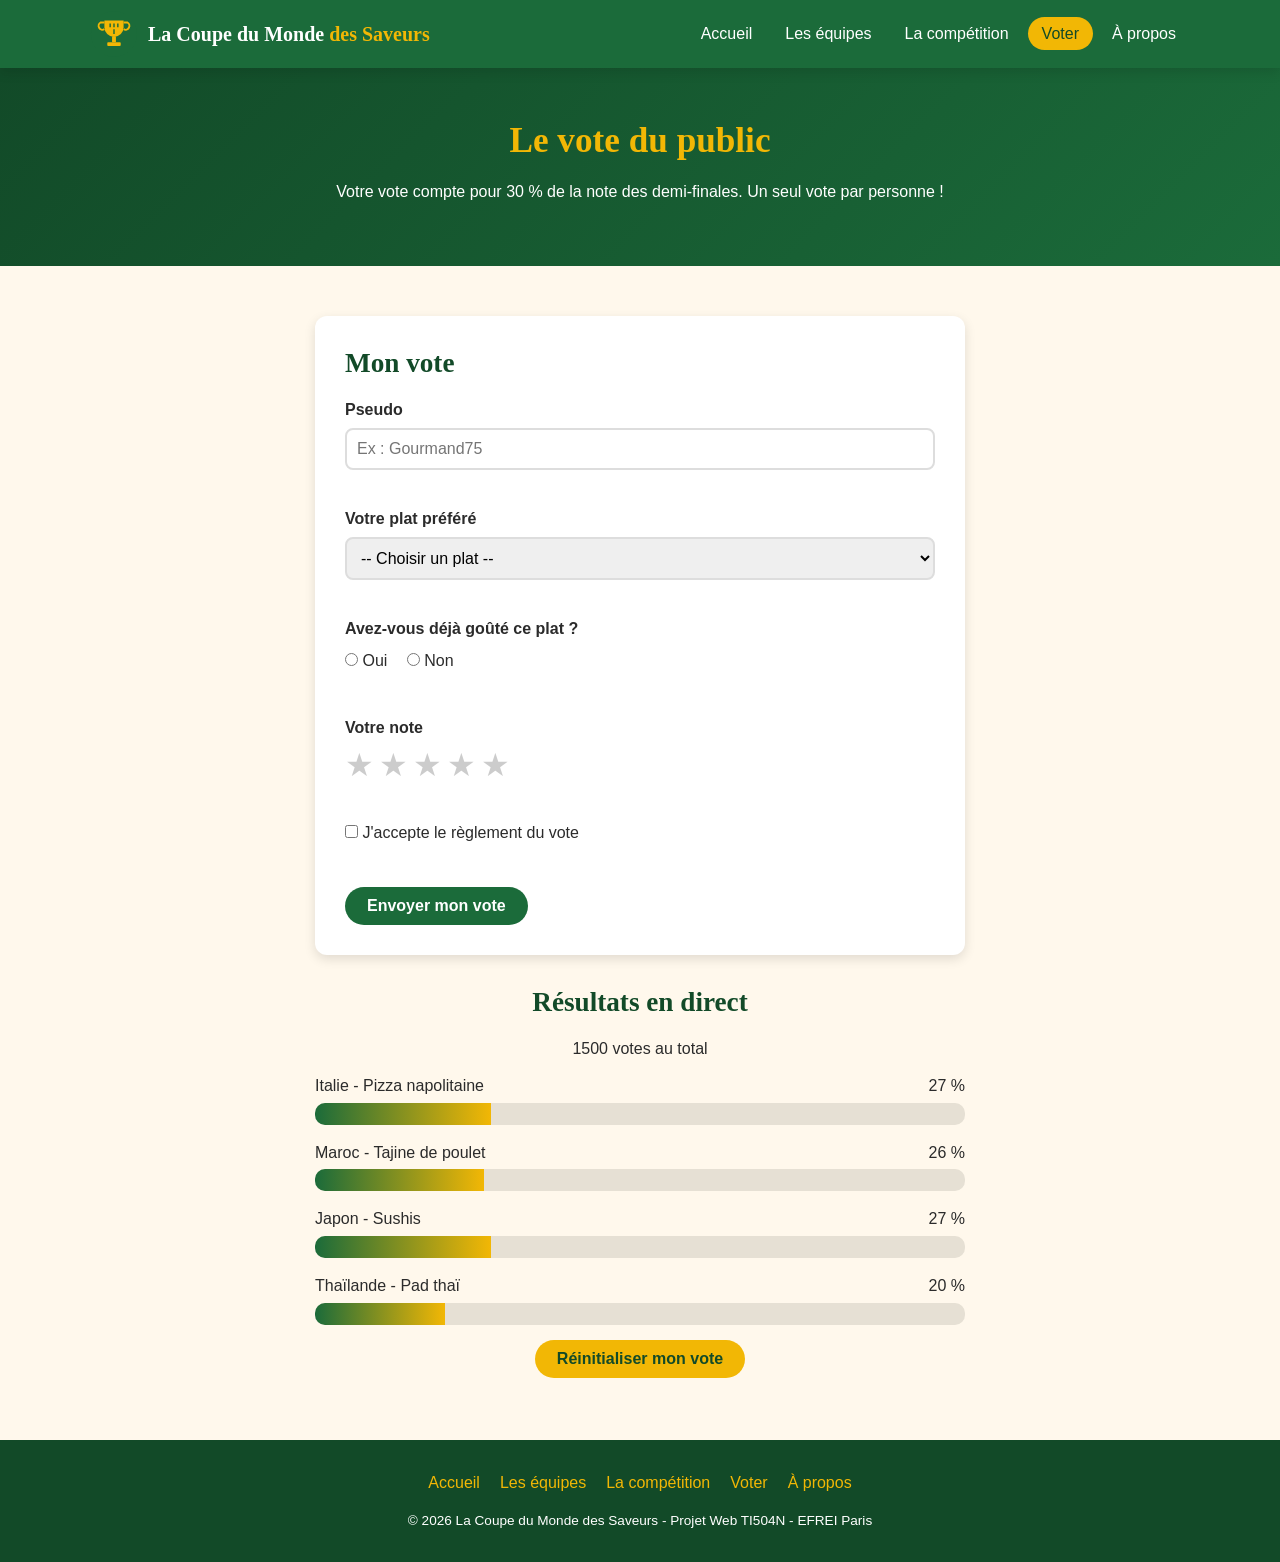
<file: pages/vote.html>
<!DOCTYPE html>
<html lang="fr">
<head>
    <meta charset="UTF-8">
    <meta name="viewport" content="width=device-width, initial-scale=1.0">
    <meta name="description" content="Votez pour votre plat préféré parmi les demi-finalistes.">
    <title>Voter - La Coupe du Monde des Saveurs</title>
    <link rel="icon" href="../img/logo.svg" type="image/svg+xml">
    <link rel="stylesheet" href="../css/style.css">
    <script src="../js/main.js" defer></script>
    <script src="../js/vote.js" defer></script>
</head>
<body>

    <header class="entete">
        <div class="conteneur entete-contenu">
            <a href="../index.html" class="logo">
                <img src="../img/logo.svg" alt="Logo de la Coupe du Monde des Saveurs" width="48" height="48">
                <p class="titre-site">La Coupe du Monde <span>des Saveurs</span></p>
            </a>
            <button class="burger" id="burger" aria-label="Ouvrir le menu" aria-expanded="false">
                <span></span><span></span><span></span>
            </button>
            <nav class="nav-principale" id="nav-principale">
                <ul>
                    <li><a href="../index.html">Accueil</a></li>
                    <li><a href="equipes.html">Les équipes</a></li>
                    <li><a href="competition.html">La compétition</a></li>
                    <li><a href="vote.html" class="actif">Voter</a></li>
                    <li><a href="a-propos.html">À propos</a></li>
                </ul>
            </nav>
        </div>
    </header>

    <main>

        <section class="banniere">
            <div class="conteneur">
                <h1>Le vote du public</h1>
                <p>Votre vote compte pour 30 % de la note des demi-finales. Un seul vote par personne !</p>
            </div>
        </section>

        <section>
            <div class="conteneur">
                <form class="formulaire" id="form-vote" novalidate>
                    <h2>Mon vote</h2>

                    <div class="champ">
                        <label for="pseudo">Pseudo</label>
                        <input type="text" id="pseudo" name="pseudo" placeholder="Ex : Gourmand75">
                        <p class="message-erreur" id="erreur-pseudo"></p>
                    </div>

                    <div class="champ">
                        <label for="plat">Votre plat préféré</label>
                        <select id="plat" name="plat">
                            <option value="">-- Choisir un plat --</option>
                            <option value="italie">Italie - Pizza napolitaine</option>
                            <option value="maroc">Maroc - Tajine de poulet</option>
                            <option value="japon">Japon - Sushis</option>
                            <option value="thailande">Thaïlande - Pad thaï</option>
                        </select>
                        <p class="message-erreur" id="erreur-plat"></p>
                    </div>

                    <fieldset class="champ">
                        <legend>Avez-vous déjà goûté ce plat ?</legend>
                        <label class="choix"><input type="radio" name="goute" value="oui"> Oui</label>
                        <label class="choix"><input type="radio" name="goute" value="non"> Non</label>
                        <p class="message-erreur" id="erreur-goute"></p>
                    </fieldset>

                    <div class="champ">
                        <p class="label-etoiles"><strong>Votre note</strong></p>
                        <div class="etoiles" id="etoiles">
                            <button type="button" class="etoile" data-valeur="1" aria-label="1 étoile">&#9733;</button>
                            <button type="button" class="etoile" data-valeur="2" aria-label="2 étoiles">&#9733;</button>
                            <button type="button" class="etoile" data-valeur="3" aria-label="3 étoiles">&#9733;</button>
                            <button type="button" class="etoile" data-valeur="4" aria-label="4 étoiles">&#9733;</button>
                            <button type="button" class="etoile" data-valeur="5" aria-label="5 étoiles">&#9733;</button>
                        </div>
                        <p class="message-erreur" id="erreur-note"></p>
                    </div>

                    <div class="champ">
                        <label class="choix"><input type="checkbox" id="reglement" name="reglement"> J'accepte le règlement du vote</label>
                        <p class="message-erreur" id="erreur-reglement"></p>
                    </div>

                    <button type="submit" class="bouton bouton-vert">Envoyer mon vote</button>
                    <div class="message-succes" id="succes-vote"></div>
                </form>

                <div class="resultats">
                    <h2 class="centre">Résultats en direct</h2>
                    <p class="centre" id="total-votes">0 vote</p>
                    <div id="barres"></div>
                    <p class="centre"><button type="button" class="bouton" id="reinitialiser">Réinitialiser mon vote</button></p>
                </div>
            </div>
        </section>
    </main>

    <footer class="pied">
        <div class="conteneur">
            <nav aria-label="Navigation du bas de page">
                <ul>
                    <li><a href="../index.html">Accueil</a></li>
                    <li><a href="equipes.html">Les équipes</a></li>
                    <li><a href="competition.html">La compétition</a></li>
                    <li><a href="vote.html">Voter</a></li>
                    <li><a href="a-propos.html">À propos</a></li>
                </ul>
            </nav>
            <p>&copy; 2026 La Coupe du Monde des Saveurs - Projet Web TI504N - EFREI Paris</p>
        </div>
    </footer>

    <button class="haut" id="haut" aria-label="Revenir en haut de la page">&uarr;</button>

</body>
</html>
</file>
<file: css/style.css>
/* =========================================================
   La Coupe du Monde des Saveurs - feuille de style principale
   Charte : vert terrain, or trophée, crème, rouge piment
   ========================================================= */

:root {
    --vert: #1b6b3a;
    --vert-fonce: #124a28;
    --or: #f2b705;
    --rouge: #d8402e;
    --creme: #fff8ec;
    --texte: #2b2b2b;
    --gris: #6b6b6b;
    --blanc: #ffffff;
    --ombre: 0 4px 12px rgba(0, 0, 0, 0.12);
}

* {
    box-sizing: border-box;
    margin: 0;
    padding: 0;
}

html {
    scroll-behavior: smooth;
}

body {
    font-family: "Trebuchet MS", Arial, sans-serif;
    background-color: var(--creme);
    color: var(--texte);
    line-height: 1.6;
}

h1, h2, h3 {
    font-family: Georgia, "Times New Roman", serif;
    color: var(--vert-fonce);
    line-height: 1.3;
}

h1 {
    font-size: 2.2rem;
    margin-bottom: 15px;
}

h2 {
    font-size: 1.7rem;
    margin-bottom: 15px;
}

h3 {
    font-size: 1.2rem;
    margin-bottom: 8px;
}

p {
    margin-bottom: 12px;
}

a {
    color: var(--vert);
}

img {
    max-width: 100%;
    height: auto;
    display: block;
}

.conteneur {
    width: 90%;
    max-width: 1100px;
    margin: 0 auto;
}

section {
    padding: 50px 0;
}

.centre {
    text-align: center;
}

/* ---------- En-tête ---------- */
.entete {
    background-color: var(--vert);
    position: sticky;
    top: 0;
    z-index: 100;
    box-shadow: var(--ombre);
}

.entete-contenu {
    display: flex;
    align-items: center;
    justify-content: space-between;
    padding: 10px 0;
}

.logo {
    display: flex;
    align-items: center;
    gap: 10px;
    text-decoration: none;
}

.logo img {
    width: 48px;
    height: 48px;
    transition: transform 0.4s;
}

.logo:hover img {
    transform: rotate(-15deg) scale(1.1);
}

.titre-site {
    color: var(--blanc);
    font-family: Georgia, serif;
    font-size: 1.25rem;
    font-weight: bold;
    margin: 0;
}

.titre-site span {
    color: var(--or);
}

.nav-principale ul {
    display: flex;
    list-style: none;
    gap: 5px;
}

.nav-principale a {
    color: var(--blanc);
    text-decoration: none;
    padding: 8px 14px;
    border-radius: 20px;
    transition: background-color 0.3s, color 0.3s;
}

.nav-principale a:hover,
.nav-principale a.actif {
    background-color: var(--or);
    color: var(--vert-fonce);
}

/* bouton burger (caché sur grand écran) */
.burger {
    display: none;
    background: none;
    border: none;
    cursor: pointer;
    padding: 5px;
}

.burger span {
    display: block;
    width: 28px;
    height: 3px;
    margin: 5px 0;
    background-color: var(--blanc);
    transition: transform 0.3s, opacity 0.3s;
}

.burger.ouvert span:nth-child(1) {
    transform: translateY(8px) rotate(45deg);
}

.burger.ouvert span:nth-child(2) {
    opacity: 0;
}

.burger.ouvert span:nth-child(3) {
    transform: translateY(-8px) rotate(-45deg);
}

/* ---------- Bannière des pages ---------- */
.banniere {
    background: linear-gradient(135deg, #124a28, #1b6b3a);
    color: var(--blanc);
    text-align: center;
    padding: 50px 0;
}

.banniere h1 {
    color: var(--or);
}

/* ---------- Boutons ---------- */
.bouton {
    display: inline-block;
    background-color: var(--or);
    color: var(--vert-fonce);
    padding: 10px 22px;
    border: none;
    border-radius: 25px;
    font-weight: bold;
    font-size: 1rem;
    text-decoration: none;
    cursor: pointer;
    transition: transform 0.2s, box-shadow 0.2s;
}

.bouton:hover {
    transform: translateY(-3px);
    box-shadow: var(--ombre);
}

.bouton-vert {
    background-color: var(--vert);
    color: var(--blanc);
}

/* ---------- Carrousel (accueil) ---------- */
.carrousel {
    position: relative;
    overflow: hidden;
    height: 420px;
    background-color: var(--vert-fonce);
}

.slide {
    position: absolute;
    top: 0;
    left: 0;
    width: 100%;
    height: 100%;
    display: flex;
    align-items: center;
    justify-content: center;
    gap: 40px;
    padding: 0 8%;
    opacity: 0;
    transition: opacity 0.8s;
}

.slide.active {
    opacity: 1;
}

.slide img {
    width: 40%;
    max-width: 380px;
    border-radius: 15px;
    box-shadow: var(--ombre);
}

.slide-texte {
    color: var(--blanc);
    max-width: 450px;
}

.slide-texte h2 {
    color: var(--or);
    font-size: 2rem;
}

.slide-1 {
    background: linear-gradient(120deg, #124a28, #1b6b3a);
}

.slide-2 {
    background: linear-gradient(120deg, #7a1f14, #d8402e);
}

.slide-3 {
    background: linear-gradient(120deg, #1d3557, #457b9d);
}

.carrousel-fleche {
    position: absolute;
    top: 50%;
    transform: translateY(-50%);
    background-color: rgba(255, 255, 255, 0.25);
    color: var(--blanc);
    border: none;
    width: 44px;
    height: 44px;
    border-radius: 50%;
    font-size: 1.4rem;
    cursor: pointer;
    z-index: 2;
}

.carrousel-fleche:hover {
    background-color: var(--or);
    color: var(--vert-fonce);
}

.precedent {
    left: 15px;
}

.suivant {
    right: 15px;
}

.points {
    position: absolute;
    bottom: 15px;
    left: 50%;
    transform: translateX(-50%);
    display: flex;
    gap: 10px;
    z-index: 2;
}

.point {
    width: 13px;
    height: 13px;
    border-radius: 50%;
    border: 2px solid var(--blanc);
    background: none;
    cursor: pointer;
}

.point.actif {
    background-color: var(--or);
    border-color: var(--or);
}

/* ---------- Compte à rebours ---------- */
.rebours {
    background-color: var(--or);
    text-align: center;
    padding: 30px 0;
}

.rebours h2 {
    margin-bottom: 10px;
}

.rebours-cases {
    display: flex;
    justify-content: center;
    gap: 15px;
    flex-wrap: wrap;
}

.case {
    background-color: var(--vert-fonce);
    color: var(--blanc);
    border-radius: 10px;
    width: 95px;
    padding: 12px 0;
}

.case span {
    display: block;
    font-size: 2rem;
    font-weight: bold;
    color: var(--or);
}

/* ---------- Grilles de cartes ---------- */
.grille {
    display: grid;
    grid-template-columns: repeat(3, 1fr);
    gap: 25px;
}

.carte {
    background-color: var(--blanc);
    border-radius: 12px;
    box-shadow: var(--ombre);
    padding: 25px;
    transition: transform 0.3s;
}

.carte:hover {
    transform: translateY(-6px);
}

.carte .icone {
    font-size: 2.5rem;
    margin-bottom: 10px;
}

.image-resultat {
    width: 260px;
    margin: 20px auto;
}

/* chiffres clés */
.chiffres {
    background-color: var(--vert);
    color: var(--blanc);
}

.chiffres h2 {
    color: var(--or);
}

.chiffres-liste {
    display: grid;
    grid-template-columns: repeat(4, 1fr);
    gap: 20px;
    text-align: center;
}

.chiffre {
    font-size: 2.6rem;
    font-weight: bold;
    color: var(--or);
    display: block;
}

/* ---------- Page équipes ---------- */
.filtres {
    display: flex;
    flex-wrap: wrap;
    justify-content: center;
    gap: 10px;
    margin-bottom: 30px;
}

.filtre {
    background-color: var(--blanc);
    border: 2px solid var(--vert);
    color: var(--vert);
    padding: 8px 18px;
    border-radius: 20px;
    cursor: pointer;
    font-size: 0.95rem;
}

.filtre.actif,
.filtre:hover {
    background-color: var(--vert);
    color: var(--blanc);
}

.equipe {
    background-color: var(--blanc);
    border-radius: 12px;
    box-shadow: var(--ombre);
    overflow: hidden;
    transition: transform 0.3s;
}

.equipe:hover {
    transform: translateY(-6px);
}

.equipe.cache {
    display: none;
}

.equipe-contenu {
    padding: 20px;
}

.equipe-titre {
    display: flex;
    align-items: center;
    gap: 10px;
    margin-bottom: 5px;
}

.equipe-titre img {
    width: 42px;
    border: 1px solid #ddd;
}

.continent {
    display: inline-block;
    background-color: var(--creme);
    color: var(--gris);
    font-size: 0.8rem;
    padding: 2px 10px;
    border-radius: 10px;
    margin-bottom: 10px;
}

.recette {
    display: none;
    margin-top: 10px;
    padding-top: 10px;
    border-top: 1px dashed #ccc;
}

.recette.visible {
    display: block;
}

.recette h4 {
    color: var(--vert);
    margin-bottom: 5px;
}

.recette ul,
.recette ol {
    padding-left: 20px;
    margin-bottom: 10px;
}

/* ---------- Tableaux ---------- */
.tableau-conteneur {
    overflow-x: auto;
    margin-bottom: 20px;
}

table {
    width: 100%;
    border-collapse: collapse;
    background-color: var(--blanc);
    box-shadow: var(--ombre);
}

caption {
    font-weight: bold;
    padding: 10px;
    color: var(--vert-fonce);
}

th,
td {
    padding: 12px 15px;
    text-align: left;
    border-bottom: 1px solid #eee;
}

th {
    background-color: var(--vert);
    color: var(--blanc);
}

th.triable {
    cursor: pointer;
}

th.triable:hover {
    background-color: var(--vert-fonce);
}

tbody tr:nth-child(even) {
    background-color: #f8f4ec;
}

tbody tr:hover {
    background-color: #fdf0c4;
}

.gagnant {
    font-weight: bold;
    color: var(--vert);
}

.drapeau-mini {
    width: 28px;
    display: inline-block;
    vertical-align: middle;
    margin-right: 6px;
    border: 1px solid #ddd;
}

/* tableau des phases (bracket) */
.tableau-final {
    display: grid;
    grid-template-columns: repeat(3, 1fr);
    gap: 20px;
    align-items: center;
}

.tour h3 {
    text-align: center;
}

.match {
    background-color: var(--blanc);
    border-left: 5px solid var(--or);
    border-radius: 8px;
    box-shadow: var(--ombre);
    padding: 10px 15px;
    margin-bottom: 15px;
}

.match p {
    margin: 0;
    display: flex;
    justify-content: space-between;
}

.match .date {
    font-size: 0.8rem;
    color: var(--gris);
}

/* ---------- Formulaires ---------- */
.formulaire {
    background-color: var(--blanc);
    border-radius: 12px;
    box-shadow: var(--ombre);
    padding: 30px;
    max-width: 650px;
    margin: 0 auto;
}

.champ {
    margin-bottom: 18px;
}

.champ label,
.champ legend {
    display: block;
    font-weight: bold;
    margin-bottom: 6px;
}

fieldset.champ {
    border: none;
}

.champ input[type="text"],
.champ input[type="email"],
.champ select,
.champ textarea {
    width: 100%;
    padding: 10px;
    border: 2px solid #ddd;
    border-radius: 8px;
    font-size: 1rem;
    font-family: inherit;
}

.champ input:focus,
.champ select:focus,
.champ textarea:focus {
    outline: none;
    border-color: var(--vert);
}

.champ.erreur input,
.champ.erreur select,
.champ.erreur textarea {
    border-color: var(--rouge);
}

.message-erreur {
    color: var(--rouge);
    font-size: 0.85rem;
    min-height: 1em;
    margin: 4px 0 0;
}

.champ .choix {
    display: inline-block;
    margin-right: 15px;
    font-weight: normal;
}

.etoiles {
    display: flex;
    gap: 5px;
}

.etoile {
    background: none;
    border: none;
    font-size: 2rem;
    color: #ccc;
    cursor: pointer;
    transition: transform 0.2s;
}

.etoile:hover {
    transform: scale(1.2);
}

.etoile.allumee {
    color: var(--or);
}

.compteur {
    text-align: right;
    font-size: 0.8rem;
    color: var(--gris);
}

.message-succes {
    display: none;
    background-color: #e3f4e8;
    border: 2px solid var(--vert);
    color: var(--vert-fonce);
    padding: 15px;
    border-radius: 8px;
    margin-top: 15px;
}

.message-succes.visible {
    display: block;
}

/* résultats des votes */
.resultats {
    max-width: 650px;
    margin: 30px auto 0;
}

.barre-ligne {
    margin-bottom: 15px;
}

.barre-ligne p {
    display: flex;
    justify-content: space-between;
    margin-bottom: 4px;
}

.barre-fond {
    background-color: #e6e0d4;
    border-radius: 10px;
    height: 22px;
    overflow: hidden;
}

.barre {
    background: linear-gradient(90deg, #1b6b3a, #f2b705);
    height: 100%;
    width: 0;
    transition: width 1s;
}

/* ---------- À propos ---------- */
.membre {
    text-align: center;
}

.avatar {
    width: 90px;
    height: 90px;
    border-radius: 50%;
    background-color: var(--vert);
    color: var(--or);
    font-size: 2rem;
    font-weight: bold;
    display: flex;
    align-items: center;
    justify-content: center;
    margin: 0 auto 15px;
}

.membre ul {
    text-align: left;
    padding-left: 20px;
}

.liste-infos {
    padding-left: 25px;
}

.label-etoiles {
    margin-bottom: 6px;
}

/* ---------- Pied de page ---------- */
.pied {
    background-color: var(--vert-fonce);
    color: var(--blanc);
    padding: 30px 0;
    text-align: center;
}

.pied ul {
    list-style: none;
    display: flex;
    justify-content: center;
    flex-wrap: wrap;
    gap: 20px;
    margin-bottom: 15px;
}

.pied a {
    color: var(--or);
    text-decoration: none;
}

.pied a:hover {
    text-decoration: underline;
}

.pied p {
    font-size: 0.85rem;
    margin: 0;
}

/* bouton retour en haut */
.haut {
    position: fixed;
    bottom: 20px;
    right: 20px;
    width: 45px;
    height: 45px;
    border-radius: 50%;
    border: none;
    background-color: var(--or);
    color: var(--vert-fonce);
    font-size: 1.4rem;
    cursor: pointer;
    box-shadow: var(--ombre);
    opacity: 0;
    visibility: hidden;
    transition: opacity 0.3s;
}

.haut.visible {
    opacity: 1;
    visibility: visible;
}

/* ---------- Animation d'apparition au défilement ---------- */
.apparition {
    opacity: 0;
    transform: translateY(30px);
    transition: opacity 0.7s, transform 0.7s;
}

.apparition.visible {
    opacity: 1;
    transform: translateY(0);
}

@keyframes rebond {
    0%, 100% {
        transform: translateY(0);
    }
    50% {
        transform: translateY(-10px);
    }
}

.rebond {
    animation: rebond 2s infinite;
}



/* tablette */
@media screen and (max-width: 900px) {
    .grille {
        grid-template-columns: repeat(2, 1fr);
    }

    .chiffres-liste {
        grid-template-columns: repeat(2, 1fr);
    }

    .tableau-final {
        grid-template-columns: 1fr;
    }

    .slide img {
        width: 35%;
    }
}

/* mobile */
@media screen and (max-width: 700px) {
    h1 {
        font-size: 1.7rem;
    }

    .titre-site {
        font-size: 1rem;
    }

    .burger {
        display: block;
    }

    .nav-principale {
        display: none;
        position: absolute;
        top: 100%;
        left: 0;
        width: 100%;
        background-color: var(--vert);
        padding-bottom: 10px;
    }

    .nav-principale.ouvert {
        display: block;
    }

    .nav-principale ul {
        flex-direction: column;
        align-items: center;
    }

    .grille {
        grid-template-columns: 1fr;
    }

    .carrousel {
        height: 480px;
    }

    .slide {
        flex-direction: column;
        gap: 15px;
        text-align: center;
        padding: 20px 60px;
    }

    .slide img {
        width: 70%;
    }

    .slide-texte h2 {
        font-size: 1.4rem;
    }

    .case {
        width: 72px;
        font-size: 0.8rem;
    }

    .case span {
        font-size: 1.5rem;
    }

    .formulaire {
        padding: 20px;
    }
}
</file>
